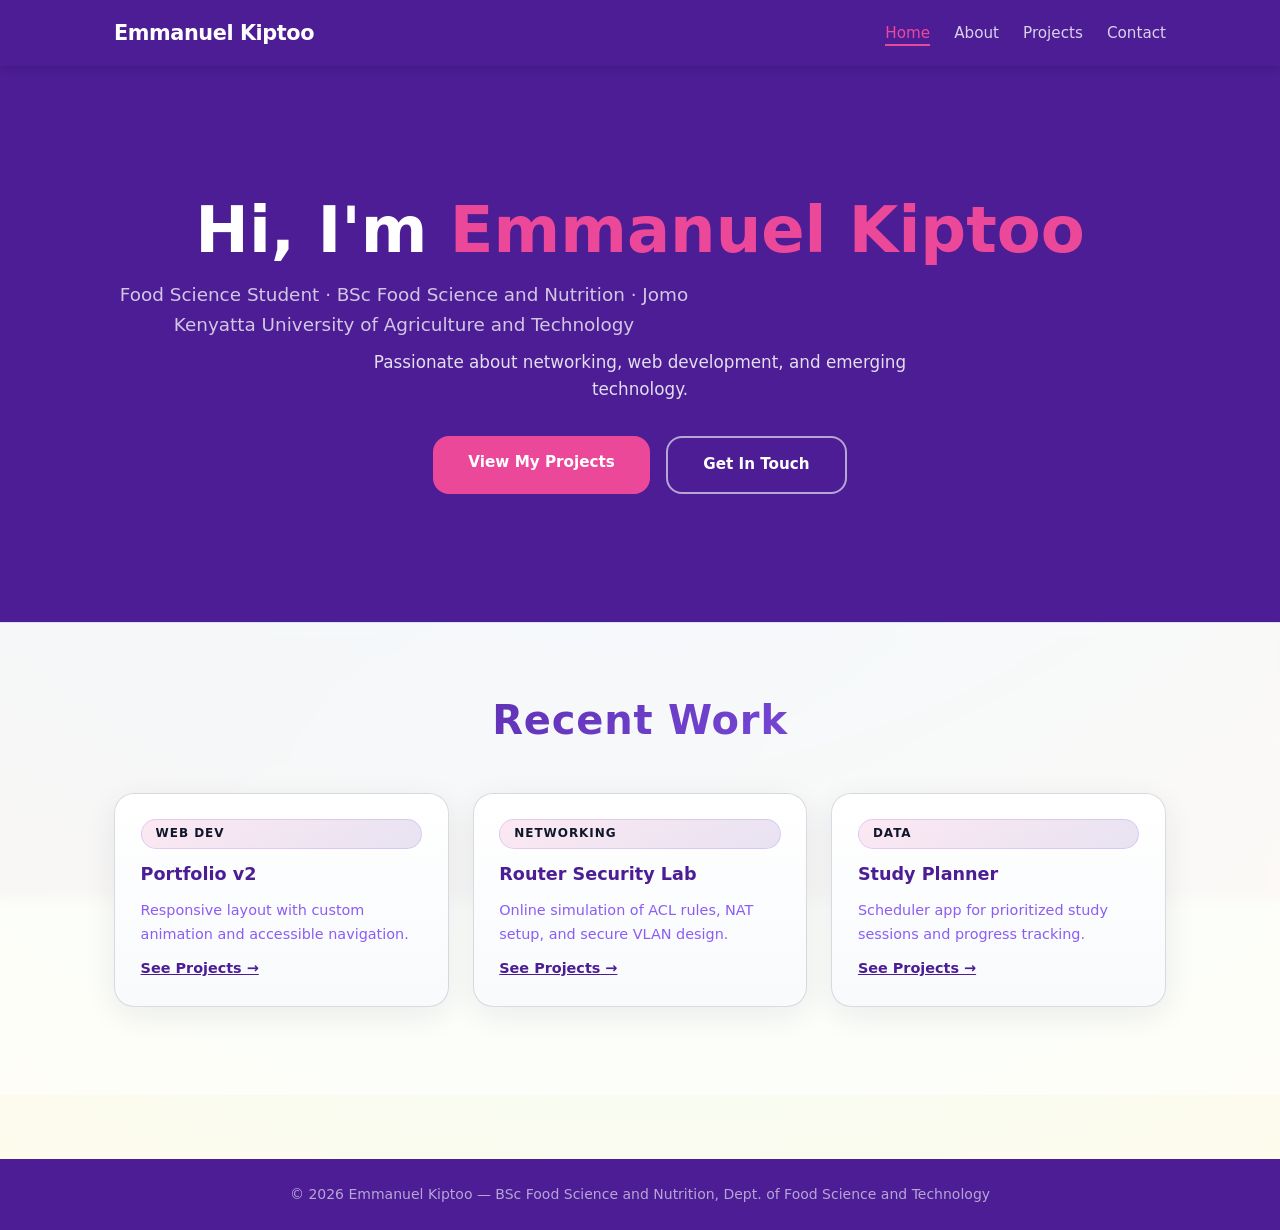
<file: index.html>
<!-- Paste this into EVERY HTML file and customise the <title> and <main> -->
<!DOCTYPE html>
<html lang="en">
<head>
  <meta charset="UTF-8">
  <!-- REQUIRED for responsive design on mobile -->
  <meta name="viewport" content="width=device-width, initial-scale=1.0">
  <meta name="description" content="Portfolio of Emmanuel Kiptoo — Food Science student at JKUAT">
  <title>Emmanuel Kiptoo | Portfolio</title>
  <link rel="stylesheet" href="css/style.css">
  <meta name="google-site-verification" content="IMWEQJsufeYtgXxwFRLSCEkJa6uYk1u47TuHpb3jnJY" />
  <meta name="google-site-verification" content="IMWEQJsufeYtgXxwFRLSCEkJa6uYk1u47TuHpb3jnJY" />
</head>
<body>

  <!-- Skip link: allows keyboard users to skip the nav -->
  <a href="#main" class="skip-link">Skip to main content</a>

  <header>
    <div class="container">
      <a href="index.html" class="logo">Emmanuel Kiptoo</a>
      <nav aria-label="Main navigation">
        <ul>
          <!-- Add class="active" to the current page's link -->
          <li><a href="index.html" class="active">Home</a></li>
          <li><a href="about.html">About</a></li>
          <li><a href="projects.html">Projects</a></li>
          <li><a href="contact.html">Contact</a></li>
        </ul>
      </nav>
    </div>
  </header>

  <main id="main">
   <section class="hero">
  <div class="container">
    <h1>Hi, I'm <span class="accent">Emmanuel Kiptoo</span></h1>
    <p class="tagline">Food Science Student · BSc Food Science and Nutrition · Jomo Kenyatta University of Agriculture and Technology</p>
    <p>Passionate about networking, web development, and emerging technology.</p>
    <div class="hero-btns">
      <a href="projects.html" class="btn">View My Projects</a>
      <a href="contact.html" class="btn btn-outline">Get In Touch</a>
    </div>
  </div>
</section>

<section class="recent-projects">
  <div class="container">
    <h2>Recent Work</h2>
    <div class="cards">
      <article class="card">
        <span class="card-tag">Web Dev</span>
        <h3>Portfolio v2</h3>
        <p>Responsive layout with custom animation and accessible navigation.</p>
        <a href="projects.html" class="card-link">See Projects →</a>
      </article>
      <article class="card">
        <span class="card-tag">Networking</span>
        <h3>Router Security Lab</h3>
        <p>Online simulation of ACL rules, NAT setup, and secure VLAN design.</p>
        <a href="projects.html" class="card-link">See Projects →</a>
      </article>
      <article class="card">
        <span class="card-tag">Data</span>
        <h3>Study Planner</h3>
        <p>Scheduler app for prioritized study sessions and progress tracking.</p>
        <a href="projects.html" class="card-link">See Projects →</a>
      </article>
    </div>
  </div>
</section>
  </main>

  <footer>
    <div class="container">
      <p>&copy; <span id="year"></span> Emmanuel Kiptoo — BSc Food Science and Nutrition, Dept. of Food Science and Technology</p>
    </div>
  </footer>
  <script>document.getElementById('year').textContent = new Date().getFullYear();</script>
</body>
</html>
</file>
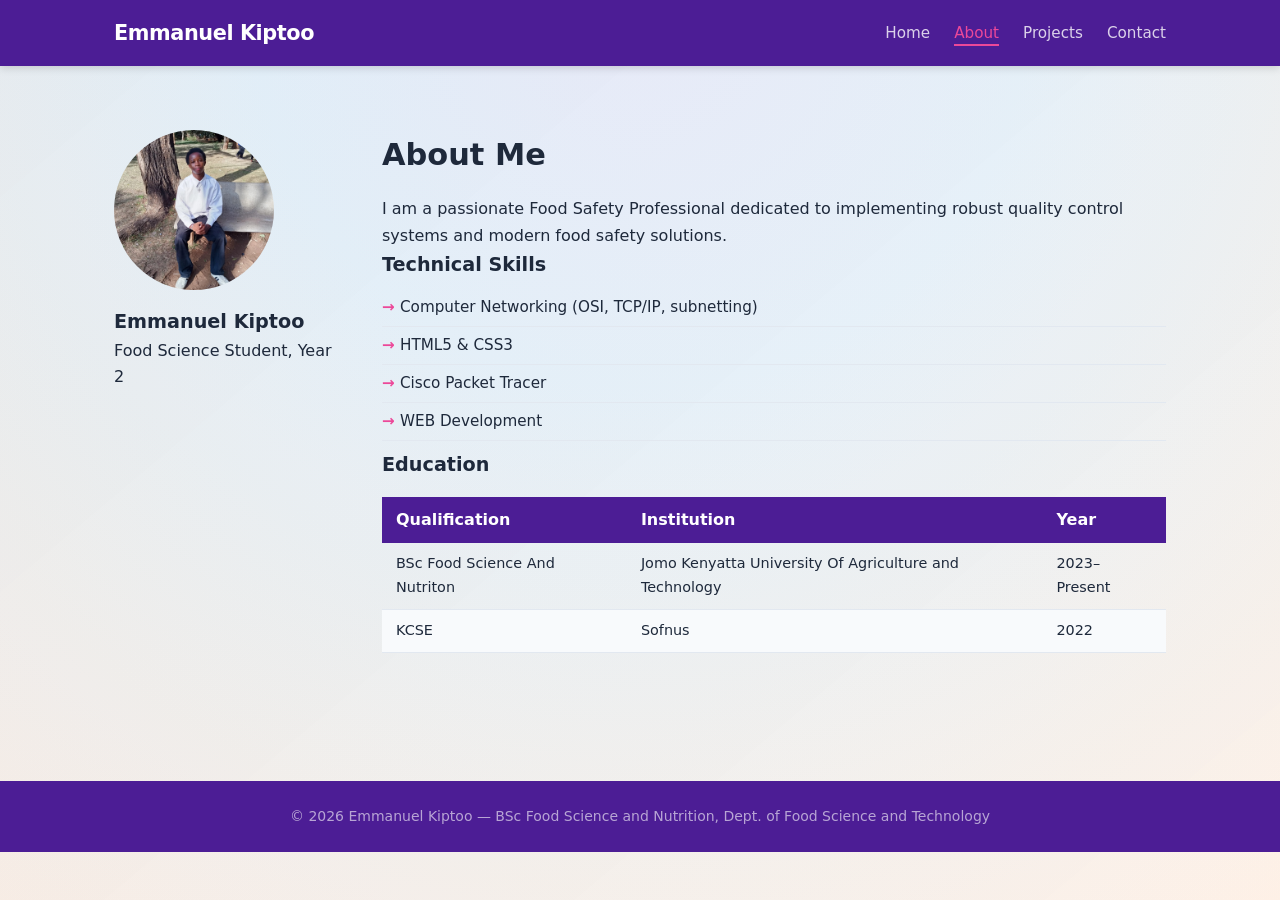
<file: about.html>
<!-- Paste this into EVERY HTML file and customise the <title> and <main> -->
<!DOCTYPE html>
<html lang="en">
<head>
  <meta charset="UTF-8">
  <!-- REQUIRED for responsive design on mobile -->
  <meta name="viewport" content="width=device-width, initial-scale=1.0">
  <meta name="description" content="Portfolio of Emmanuel Kiptoo — Food Science student at Jkuat">
  <title>Emmanuel Kiptoo | Portfolio</title>
  <link rel="stylesheet" href="css/style.css">
</head>
<body>

  <!-- Skip link: allows keyboard users to skip the nav -->
  <a href="#main" class="skip-link">Skip to main content</a>

  <header>
    <div class="container">
      <a href="index.html" class="logo">Emmanuel Kiptoo</a>
      <nav aria-label="Main navigation">
        <ul>
          <!-- Add class="active" to the current page's link -->
          <li><a href="index.html">Home</a></li>
          <li><a href="about.html" class="active">About</a></li>
          <li><a href="projects.html">Projects</a></li>
          <li><a href="contact.html">Contact</a></li>
        </ul>
      </nav>
    </div>
  </header>

  <main id="main">
  <section class="about-section">
  <div class="container about-grid">

    <aside>
      <!-- Profile photo -->
      <img src="Images/profile.jpg"
           alt="[Your Name] — profile photo"
           class="profile-img">
      <h3>Emmanuel Kiptoo</h3>
      <p class="role">Food Science Student, Year 2</p>
    </aside>

    <div>
      <h2>About Me</h2>
      <p>I am a passionate Food Safety Professional dedicated to implementing robust quality control systems and modern food safety solutions.</p>

      <h3>Technical Skills</h3>
      <ul class="skills-list">
        <li>Computer Networking (OSI, TCP/IP, subnetting)</li>
        <li>HTML5 & CSS3</li>
        <li>Cisco Packet Tracer</li>
        <li>WEB Development</li>
      </ul>

      <h3>Education</h3>
      <table>
        <thead>
          <tr><th>Qualification</th><th>Institution</th><th>Year</th></tr>
        </thead>
        <tbody>
          <tr><td>BSc Food Science And Nutriton</td><td>Jomo Kenyatta University Of Agriculture and Technology</td><td>2023–Present</td></tr>
          <tr><td>KCSE</td><td>Sofnus</td><td>2022</td></tr>
        </tbody>
      </table>
    </div>
  </div>
</section>
  </main>

  <footer>
    <div class="container">
      <p>&copy; <span id="year"></span> Emmanuel Kiptoo — BSc Food Science and Nutrition, Dept. of Food Science and Technology</p>
    </div>
  </footer>
  <script>document.getElementById('year').textContent = new Date().getFullYear();</script>
</body>
</html>
</file>
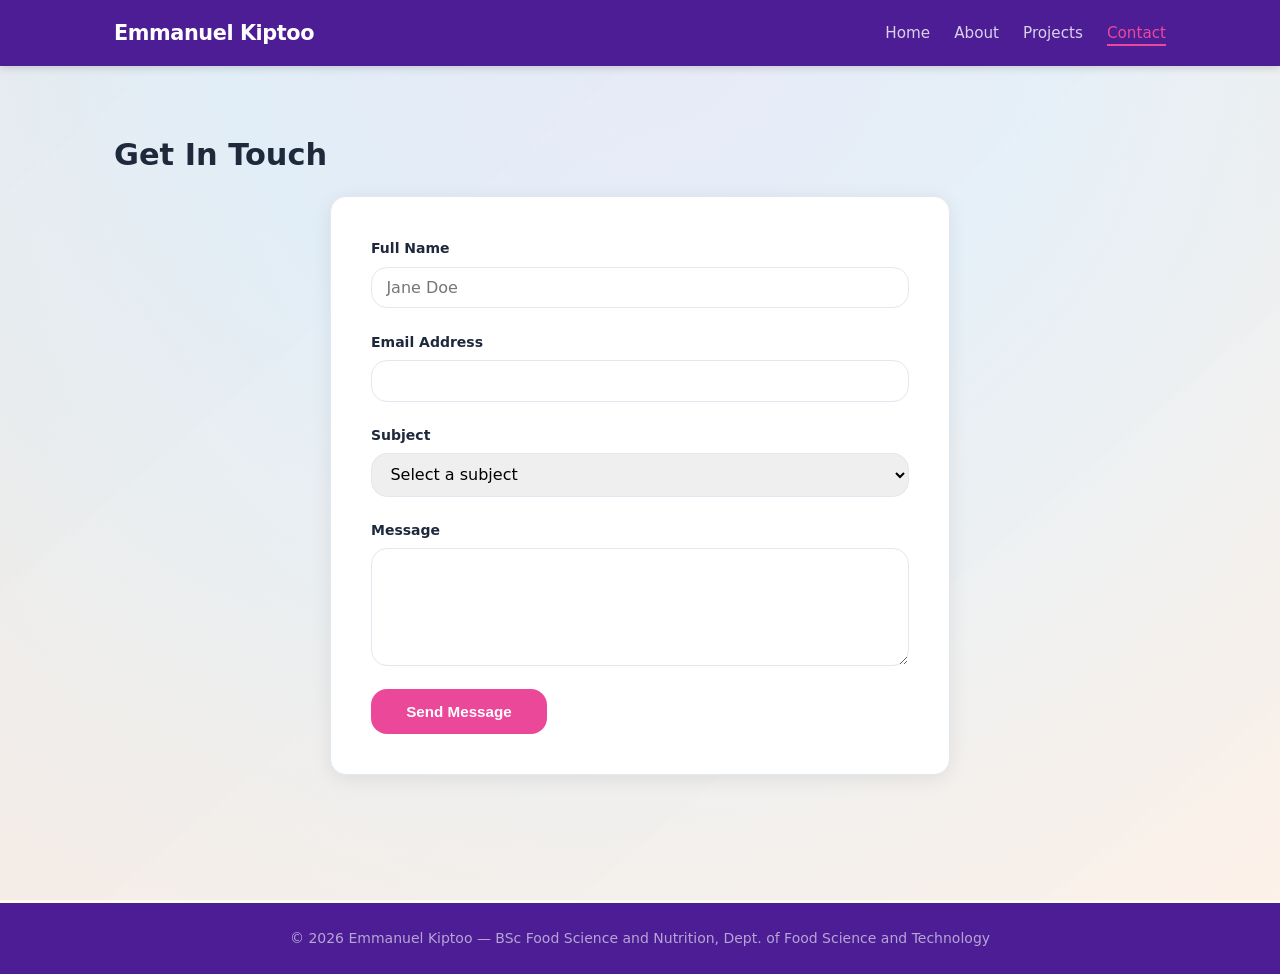
<file: contact.html>
<!-- Paste this into EVERY HTML file and customise the <title> and <main> -->
<!DOCTYPE html>
<html lang="en">
<head>
  <meta charset="UTF-8">
  <!-- REQUIRED for responsive design on mobile -->
  <meta name="viewport" content="width=device-width, initial-scale=1.0">
  <meta name="description" content="Portfolio of Emmanuel Kiptoo — Food Science student at Jkuat">
  <title>Emmanuel Kiptoo | Portfolio</title>
  <link rel="stylesheet" href="css/style.css">
</head>
<body>

  <!-- Skip link: allows keyboard users to skip the nav -->
  <a href="#main" class="skip-link">Skip to main content</a>

  <header>
    <div class="container">
      <a href="index.html" class="logo">Emmanuel Kiptoo</a>
      <nav aria-label="Main navigation">
        <ul>
          <!-- Add class="active" to the current page's link -->
          <li><a href="index.html">Home</a></li>
          <li><a href="about.html">About</a></li>
          <li><a href="projects.html">Projects</a></li>
          <li><a href="contact.html" class="active">Contact</a></li>
        </ul>
      </nav>
    </div>
  </header>

  <main id="main">
<section class="contact-section">
  <div class="container">
    <h2>Get In Touch</h2>
    <!-- action="#" keeps the form on the same page (no backend for this lab) -->
    <form class="contact-form" action="#" method="POST" novalidate>

      <div class="form-group">
        <label for="name">Full Name</label>
        <input type="text" id="name" name="name"
               placeholder="Jane Doe" required>
      </div>

      <div class="form-group">
        <label for="email">Email Address</label>
        <input type="email" id="email" name="email" required>
      </div>

      <div class="form-group">
        <label for="subject">Subject</label>
        <select id="subject" name="subject">
          <option value="">Select a subject</option>
          <option>Collaboration</option>
          <option>Employment Opportunity</option>
          <option>General Enquiry</option>
        </select>
      </div>

      <div class="form-group">
        <label for="msg">Message</label>
        <textarea id="msg" name="message" rows="5" required></textarea>
      </div>

      <button type="submit" class="btn">Send Message</button>
    </form>
  </div>
</section>  </main>

  <footer>
    <div class="container">
      <p>&copy; <span id="year"></span> Emmanuel Kiptoo — BSc Food Science and Nutrition, Dept. of Food Science and Technology</p>
    </div>
  </footer>
  <script>document.getElementById('year').textContent = new Date().getFullYear();</script>
</body>
</html>
</file>
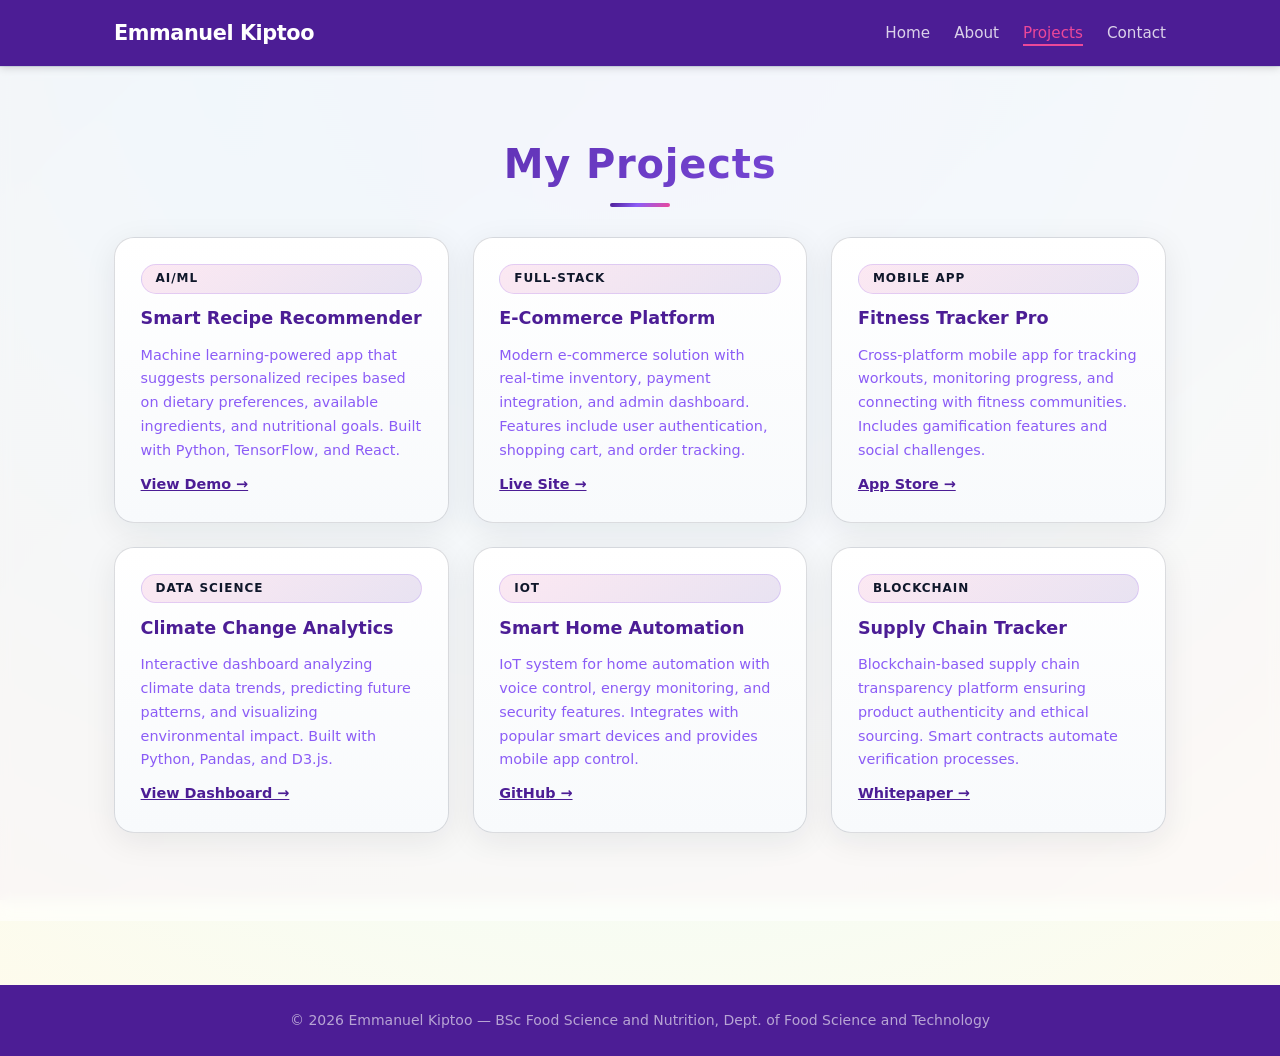
<file: projects.html>
<!-- Paste this into EVERY HTML file and customise the <title> and <main> -->
<!DOCTYPE html>
<html lang="en">
<head>
  <meta charset="UTF-8">
  <!-- REQUIRED for responsive design on mobile -->
  <meta name="viewport" content="width=device-width, initial-scale=1.0">
  <meta name="description" content="Portfolio of Emmanuel Kiptoo — Food Science student at Jomo Kenyatta University of Agriculture and Technology">
  <title>Emmanuel Kiptoo | Portfolio</title>
  <link rel="stylesheet" href="css/style.css">
</head>
<body>

  <!-- Skip link: allows keyboard users to skip the nav -->
  <a href="#main" class="skip-link">Skip to main content</a>

  <header>
    <div class="container">
      <a href="index.html" class="logo">Emmanuel Kiptoo</a>
      <nav aria-label="Main navigation">
        <ul>
          <!-- Add class="active" to the current page's link -->
          <li><a href="index.html">Home</a></li>
          <li><a href="about.html">About</a></li>
          <li><a href="projects.html" class="active">Projects</a></li>
          <li><a href="contact.html">Contact</a></li>
        </ul>
      </nav>
    </div>
  </header>

  <main id="main">
   <section class="projects-section">
  <div class="container">
    <h2>My Projects</h2>
    <div class="cards">

      <!-- Repeat this <article> block for each project (minimum 3) -->
      <article class="card">
        <span class="card-tag">AI/ML</span>
        <h3>Smart Recipe Recommender</h3>
        <p>Machine learning-powered app that suggests personalized recipes based on dietary preferences, available ingredients, and nutritional goals. Built with Python, TensorFlow, and React.</p>
        <a href="#" class="card-link">View Demo →</a>
      </article>

      <article class="card">
        <span class="card-tag">Full-Stack</span>
        <h3>E-Commerce Platform</h3>
        <p>Modern e-commerce solution with real-time inventory, payment integration, and admin dashboard. Features include user authentication, shopping cart, and order tracking.</p>
        <a href="#" class="card-link">Live Site →</a>
      </article>

      <article class="card">
        <span class="card-tag">Mobile App</span>
        <h3>Fitness Tracker Pro</h3>
        <p>Cross-platform mobile app for tracking workouts, monitoring progress, and connecting with fitness communities. Includes gamification features and social challenges.</p>
        <a href="#" class="card-link">App Store →</a>
      </article>

      <article class="card">
        <span class="card-tag">Data Science</span>
        <h3>Climate Change Analytics</h3>
        <p>Interactive dashboard analyzing climate data trends, predicting future patterns, and visualizing environmental impact. Built with Python, Pandas, and D3.js.</p>
        <a href="#" class="card-link">View Dashboard →</a>
      </article>

      <article class="card">
        <span class="card-tag">IoT</span>
        <h3>Smart Home Automation</h3>
        <p>IoT system for home automation with voice control, energy monitoring, and security features. Integrates with popular smart devices and provides mobile app control.</p>
        <a href="#" class="card-link">GitHub →</a>
      </article>

      <article class="card">
        <span class="card-tag">Blockchain</span>
        <h3>Supply Chain Tracker</h3>
        <p>Blockchain-based supply chain transparency platform ensuring product authenticity and ethical sourcing. Smart contracts automate verification processes.</p>
        <a href="#" class="card-link">Whitepaper →</a>
      </article>

    </div>
  </div>
</section>
  </main>

  <footer>
    <div class="container">
      <p>&copy; <span id="year"></span> Emmanuel Kiptoo — BSc Food Science and Nutrition, Dept. of Food Science and Technology</p>
    </div>
  </footer>
  <script>document.getElementById('year').textContent = new Date().getFullYear();</script>
</body>
</html>
</file>
<file: css/style.css>
/* === 1. RESET & BOX-SIZING === */
*, *::before, *::after {
  box-sizing: border-box;
  margin: 0;
  padding: 0;
}

/* === 2. CSS CUSTOM PROPERTIES (change these to personalise) === */
:root {
  --clr-primary:  #4c1d95;  /* Dark purple */
  --clr-accent:   #ec4899;  /* Pink */
  --clr-text:     #1e293b;  /* Dark slate */
  --clr-muted:    #8b5cf6;  /* Light purple */
  --clr-bg:       #f8fafc;  /* Light slate */
  --clr-white:    #FFFFFF;
  --clr-border:   #e2e8f0;  /* Slate border */
  --clr-gradient: linear-gradient(135deg, #4c1d95 0%, #8b5cf6 45%, #ec4899 100%);
  --radius:       16px;
  --shadow:       0 4px 20px rgba(0,0,0,0.08);
  --max-width:    1100px;
}

/* === 3. BASE TYPOGRAPHY === */
body {
  font-family: 'Segoe UI', system-ui, Arial, sans-serif;
  font-size: 16px;
  line-height: 1.65;
  color: var(--clr-text);
  background: radial-gradient(circle at top, #f0f9ff 0%, #ecfeff 35%, #fffbeb 100%);
  min-height: 100vh;
}

body::before {
  content: '';
  position: fixed;
  inset: 0;
  background: linear-gradient(140deg, rgba(76,29,149,0.08), rgba(236,72,153,0.06));
  pointer-events: none;
  z-index: -1;
}
h1 { font-size: clamp(2rem, 5vw, 3.5rem); line-height: 1.15; }
h2 { font-size: 1.9rem; margin-bottom: 1rem; }
h3 { font-size: 1.2rem; }
a  { color: var(--clr-primary); }
img{ max-width: 100%; height: auto; display: block; }

/* === 4. LAYOUT CONTAINER === */
.container {
  max-width: var(--max-width);
  margin: 0 auto;
  padding: 0 1.5rem;
}

/* === 5. SKIP LINK (accessibility) === */
.skip-link {
  position: absolute;
  top: -100px;
  left: 0;
  background: var(--clr-primary);
  color: white;
  padding: 0.5rem 1rem;
  z-index: 9999;
  text-decoration: none;
}
.skip-link:focus { top: 0; }

/* === 6. HEADER + NAVIGATION (Flexbox) === */
header {
  background: var(--clr-primary);
  padding: 1rem 0;
  position: sticky;
  top: 0;
  z-index: 100;
  box-shadow: 0 2px 8px rgba(0,0,0,0.15);
}
header .container {
  display: flex;              /* FLEXBOX — row layout */
  justify-content: space-between;
  align-items: center;
  flex-wrap: wrap;
  gap: 0.75rem;
}
.logo {
  font-size: 1.3rem;
  font-weight: 700;
  color: white;
  text-decoration: none;
  letter-spacing: -0.02em;
}
nav ul  { list-style: none; display: flex; gap: 1.5rem; }
nav a   {
  color: rgba(255,255,255,0.8);
  text-decoration: none;
  font-size: 0.95rem;
  font-weight: 500;
  padding-bottom: 2px;
  border-bottom: 2px solid transparent;
  transition: all 0.2s;
}
nav a:hover, nav a.active {
  color: var(--clr-accent);
  border-bottom-color: var(--clr-accent);
}

/* === 7. HERO SECTION === */
.hero {
  background: var(--clr-primary);
  color: white;
  padding: 6rem 1.5rem;
  text-align: center;
}
.hero .accent { color: var(--clr-accent); }
.hero .tagline {
  font-size: 1.15rem;
  opacity: 0.75;
  margin: 0.75rem 0 0.5rem;
}
.hero p {
  max-width: 580px;
  margin: 0 auto 2rem;
  opacity: 0.85;
  font-size: 1.05rem;
}
.hero-btns { display: flex; gap: 1rem; justify-content: center; flex-wrap: wrap; }

/* === 8. BUTTONS === */
.btn {
  display: inline-block;
  padding: 0.9rem 2.2rem;
  background: var(--clr-accent);
  color: white;
  border-radius: var(--radius);
  text-decoration: none;
  font-weight: 600;
  font-size: 0.95rem;
  border: none;
  cursor: pointer;
  transition: all 0.3s ease;
  position: relative;
  overflow: hidden;
}
.btn::before {
  content: '';
  position: absolute;
  top: 0;
  left: -100%;
  width: 100%;
  height: 100%;
  background: linear-gradient(90deg, transparent, rgba(255,255,255,0.2), transparent);
  transition: left 0.5s;
}
.btn:hover::before {
  left: 100%;
}
.btn:hover {
  opacity: 0.95;
  transform: translateY(-2px);
  box-shadow: 0 8px 25px rgba(236,72,153,0.3);
}
.btn:hover     { opacity: 0.88; transform: translateY(-1px); }
.btn-outline   {
  background: transparent;
  border: 2px solid rgba(255,255,255,0.6);
  color: white;
}
.btn-outline:hover { border-color: white; }

/* === 9. PROJECT CARDS (CSS Grid) === */
.projects-section,
.recent-projects {
  padding: 4rem 0;
  background: rgba(255, 255, 255, 0.55);
  border-top: 1px solid rgba(200, 212, 232, 0.65);
  backdrop-filter: blur(6px);
}
.projects-section h2,
.recent-projects h2 {
  text-align: center;
  margin-bottom: 1rem;
  color: var(--clr-primary);
  letter-spacing: 0.02em;
  font-size: clamp(1.8rem, 4vw, 2.5rem);
  font-weight: 700;
  background: linear-gradient(135deg, var(--clr-primary), var(--clr-muted));
  -webkit-background-clip: text;
  -webkit-text-fill-color: transparent;
  background-clip: text;
  position: relative;
}

.projects-section h2::after {
  content: '';
  position: absolute;
  bottom: -10px;
  left: 50%;
  transform: translateX(-50%);
  width: 60px;
  height: 4px;
  background: var(--clr-gradient);
  border-radius: 2px;
}
.cards {
  display: grid;
  grid-template-columns: repeat(auto-fit, minmax(260px, 1fr));
  gap: 1.5rem;
  padding: 1.5rem 0;
}
.card {
  background: linear-gradient(180deg, #ffffff 0%, #f8fafc 100%);
  border-radius: calc(var(--radius) + 4px);
  padding: 1.6rem;
  border: 1px solid rgba(15,23,42,0.15);
  box-shadow: 0 8px 32px rgba(15,23,42,0.08);
  display: flex;
  flex-direction: column;
  gap: 0.65rem;
  transition: all 0.4s cubic-bezier(0.175, 0.885, 0.32, 1.275);
  position: relative;
  overflow: hidden;
  animation: fadeInUp 0.6s ease-out forwards;
  opacity: 0;
  transform: translateY(30px);
}

.card:nth-child(1) { animation-delay: 0.1s; }
.card:nth-child(2) { animation-delay: 0.2s; }
.card:nth-child(3) { animation-delay: 0.3s; }
.card:nth-child(4) { animation-delay: 0.4s; }
.card:nth-child(5) { animation-delay: 0.5s; }
.card:nth-child(6) { animation-delay: 0.6s; }

@keyframes fadeInUp {
  to {
    opacity: 1;
    transform: translateY(0);
  }
}
.card::after {
  content: '';
  position: absolute;
  inset: -40px;
  background: radial-gradient(circle at 30% 30%, rgba(236,72,153,0.15), transparent 50%);
  transform: scale(0.9);
  opacity: 0;
  transition: opacity 0.4s ease, transform 0.4s ease;
}
.card:hover::after {
  opacity: 1;
  transform: scale(1.15);
}
.card:hover {
  transform: translateY(-8px) rotate(-0.5deg);
  box-shadow: 0 16px 48px rgba(15,23,42,0.15);
  border-color: rgba(236,72,153,0.3);
}
.card-tag {
  display: inline-block;
  background: linear-gradient(140deg, rgba(236,72,153,0.12), rgba(76,29,149,0.12));
  color: #0f172a;
  font-size: 0.75rem;
  font-weight: 700;
  padding: 4px 14px;
  border-radius: 20px;
  text-transform: uppercase;
  letter-spacing: 0.08em;
  border: 1px solid rgba(139,92,246,0.2);
}
.card h3    { font-size: 1.1rem; color: var(--clr-primary); }
.card p     { font-size: 0.9rem; color: var(--clr-muted); flex: 1; }
.card-link  { margin-top: auto; font-weight: 600; font-size: 0.9rem; }

/* === 10. ABOUT PAGE === */
.about-section  { padding: 4rem 0; }
.profile-img    { width: 160px; height: 160px; border-radius: 50%; object-fit: cover; margin-bottom: 1rem; }
.skills-list    { list-style: none; padding: 0.5rem 0; }
.skills-list li { padding: 6px 0; border-bottom: 1px solid var(--clr-border); font-size: 0.95rem; }
.skills-list li::before { content: "→ "; color: var(--clr-accent); font-weight: 700; }

table          { width: 100%; border-collapse: collapse; margin-top: 1rem; }
table th       { background: var(--clr-primary); color: white; padding: 10px 14px; text-align: left; }
table td       { padding: 9px 14px; border-bottom: 1px solid var(--clr-border); font-size: 0.9rem; }
table tr:nth-child(even) td { background: var(--clr-bg); }

/* === 11. CONTACT FORM === */
.contact-section  { padding: 4rem 0; }
.contact-form     { max-width: 620px; margin: 0 auto; background: var(--clr-white); padding: 2.5rem; border-radius: var(--radius); border: 1px solid var(--clr-border); box-shadow: var(--shadow); }
.form-group       { display: flex; flex-direction: column; gap: 6px; margin-bottom: 1.4rem; }
label             { font-size: 0.875rem; font-weight: 600; color: var(--clr-text); }
input, select, textarea {
  width: 100%;
  padding: 0.65rem 0.9rem;
  border: 1.5px solid var(--clr-border);
  border-radius: var(--radius);
  font-size: 1rem;
  font-family: inherit;
  transition: border-color 0.2s, box-shadow 0.2s;
}
input:focus, select:focus, textarea:focus {
  outline: none;
  border-color: var(--clr-primary);
  box-shadow: 0 0 0 3px rgba(15,23,42,0.15);
}

/* === 12. FOOTER === */
footer {
  background: var(--clr-primary);
  color: rgba(255,255,255,0.6);
  text-align: center;
  padding: 1.5rem;
  font-size: 0.875rem;
  margin-top: 4rem;
}
/* === 13. RESPONSIVE MEDIA QUERIES === */

/* Tablet and above — 768px+ */
@media (min-width: 768px) {
  .about-grid {
    display: grid;
    grid-template-columns: 220px 1fr;
    gap: 3rem;
    align-items: start;
  }
  .hero { padding: 8rem 1.5rem; }
}

/* Desktop — 1024px+ */
@media (min-width: 1024px) {
  .cards   { grid-template-columns: repeat(3, 1fr); }
  .hero h1 { font-size: 4rem; }
}

/* Mobile only — collapse nav to centre-aligned column */
@media (max-width: 599px) {
  header .container {
    flex-direction: column;
    text-align: center;
  }
  nav ul {
    gap: 1rem;
    flex-wrap: wrap;
    justify-content: center;
  }
  .hero  { padding: 3.5rem 1rem; }
  .contact-form { padding: 1.5rem; }
}

/* Print — hide navigation and buttons */
@media print {
  header, footer, .btn, .hero-btns { display: none; }
  body { font-size: 12pt; color: black; background: white; }
}
</file>
